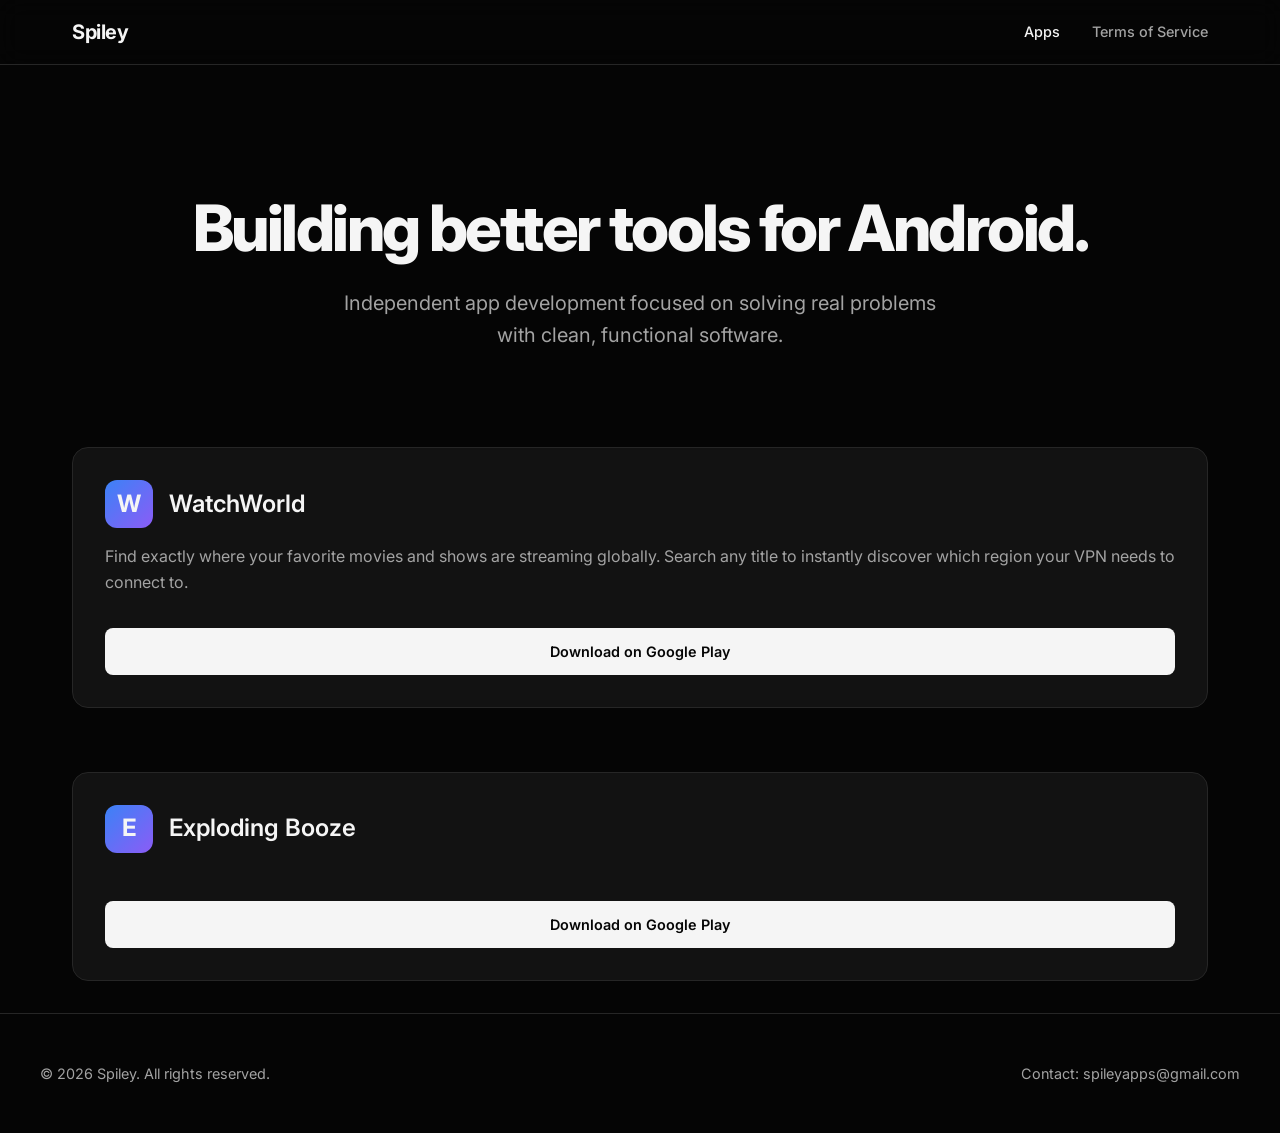
<file: index.html>
<!DOCTYPE html>
<html lang="en">
<head>
    <meta charset="UTF-8">
    <meta name="viewport" content="width=device-width, initial-scale=1.0">
    <title>Spiley | Android Developer</title>
    <link href="https://fonts.googleapis.com/css2?family=Inter:wght@400;500;600;700;800&display=swap" rel="stylesheet">
    <link rel="stylesheet" href="styles.css">
</head>
<body>

    <nav class="navbar">
        <div class="nav-container">
            <a href="index.html" class="brand">Spiley</a>
            <div class="nav-links">
                <a href="index.html" class="active">Apps</a>
                <a href="tos.html">Terms of Service</a>
            </div>
        </div>
    </nav>

    <main>
        <section class="hero">
            <h1>Building better tools for Android.</h1>
            <p>Independent app development focused on solving real problems with clean, functional software.</p>
        </section>

        <section class="app-grid">
            <article class="app-card">
                <div class="app-header">
                    <div class="app-icon">W</div>
                    <h2 class="app-title">WatchWorld</h2>
                </div>
                <p class="app-desc">Find exactly where your favorite movies and shows are streaming globally. Search any title to instantly discover which region your VPN needs to connect to.</p>
                <a href="https://play.google.com/store/apps/details?id=com.WatchWorld" class="btn-primary" target="_blank" rel="noopener noreferrer">Download on Google Play</a>
            </article>
        </section>

        <section class="app-grid">
            <article class="app-card">
                <div class="app-header">
                    <div class="app-icon">E</div>
                    <h2 class="app-title">Exploding Booze</h2>
                </div>
                <p class="app-desc"></p>
                <a href="https://play.google.com/store/apps/details?id=com.ExplodingBooze" class="btn-primary" target="_blank" rel="noopener noreferrer">Download on Google Play</a>
            </article>
        </section>
    </main>

    <footer>
        <div class="footer-content">
            <p>&copy; 2026 Spiley. All rights reserved.</p>
            <p>Contact: <a href="mailto:spileyapps@gmail.com">spileyapps@gmail.com</a></p>
        </div>
    </footer>

</body>
</html>
</file>
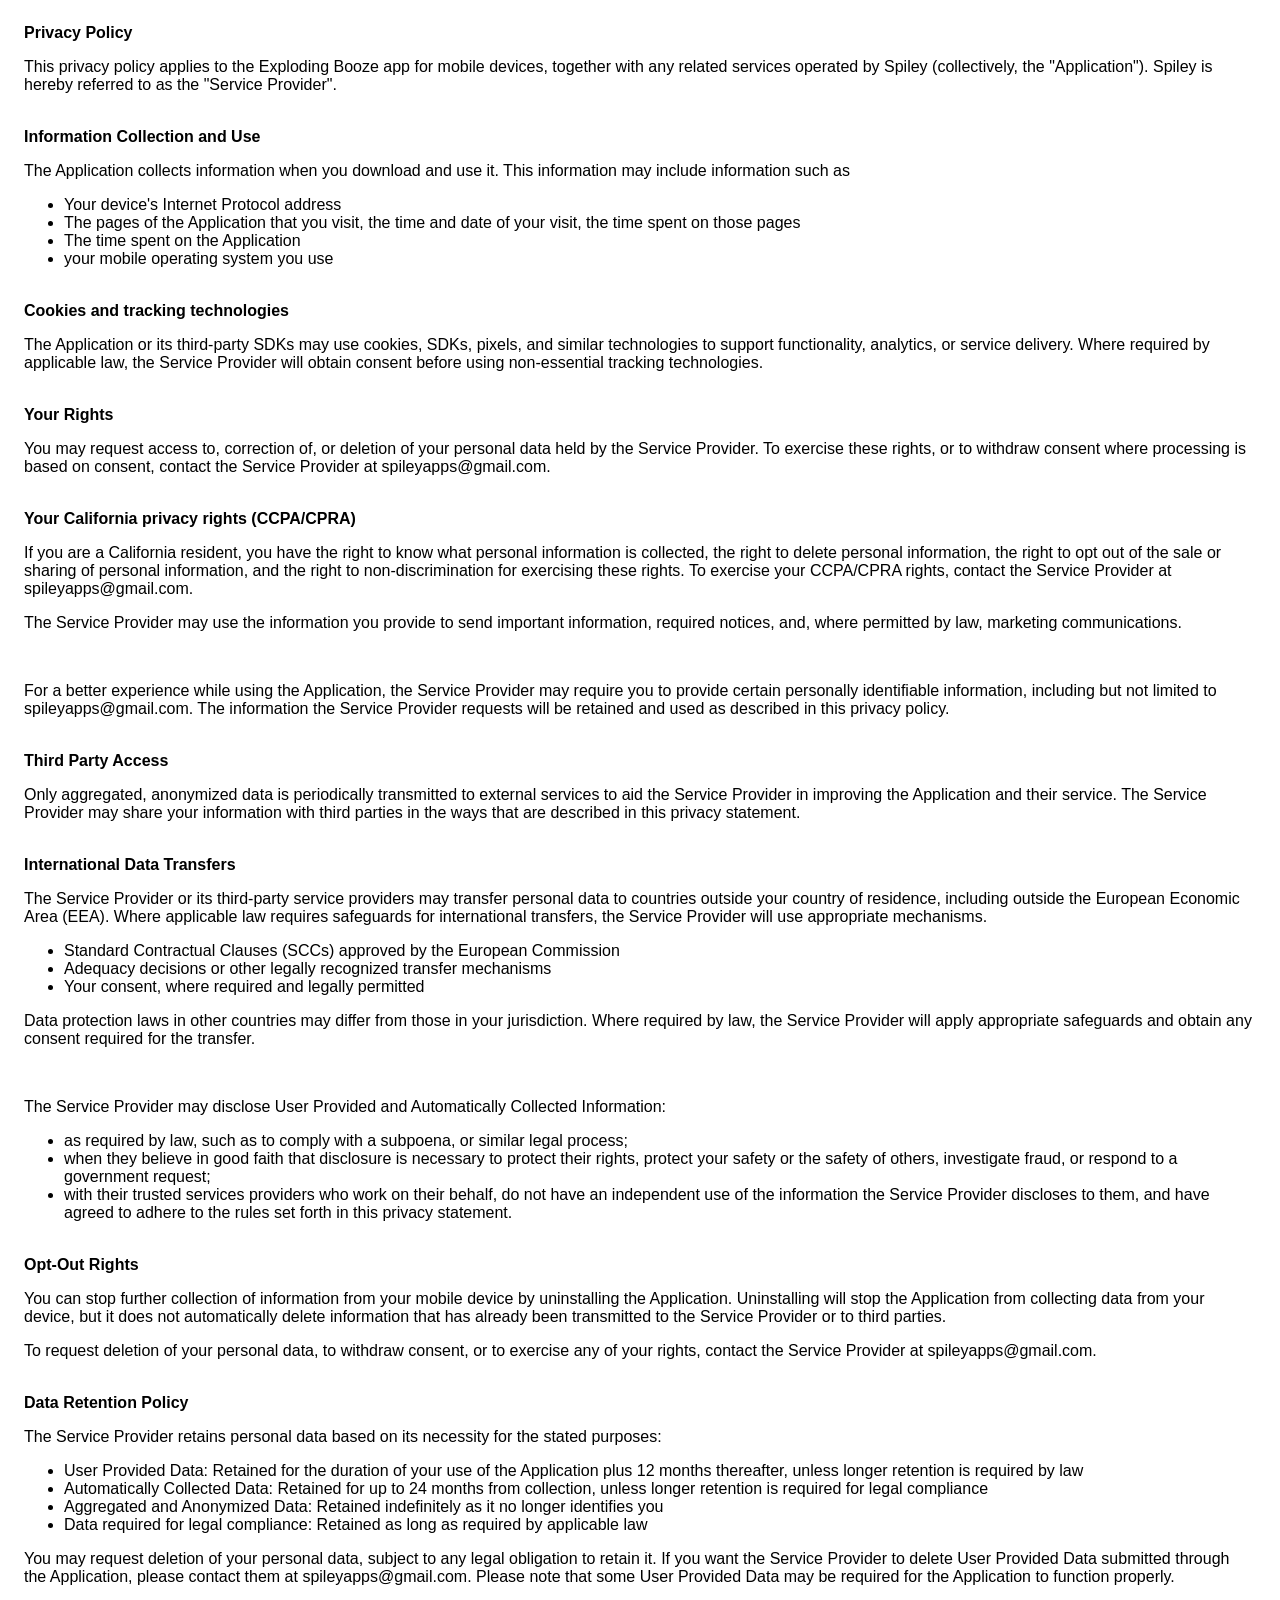
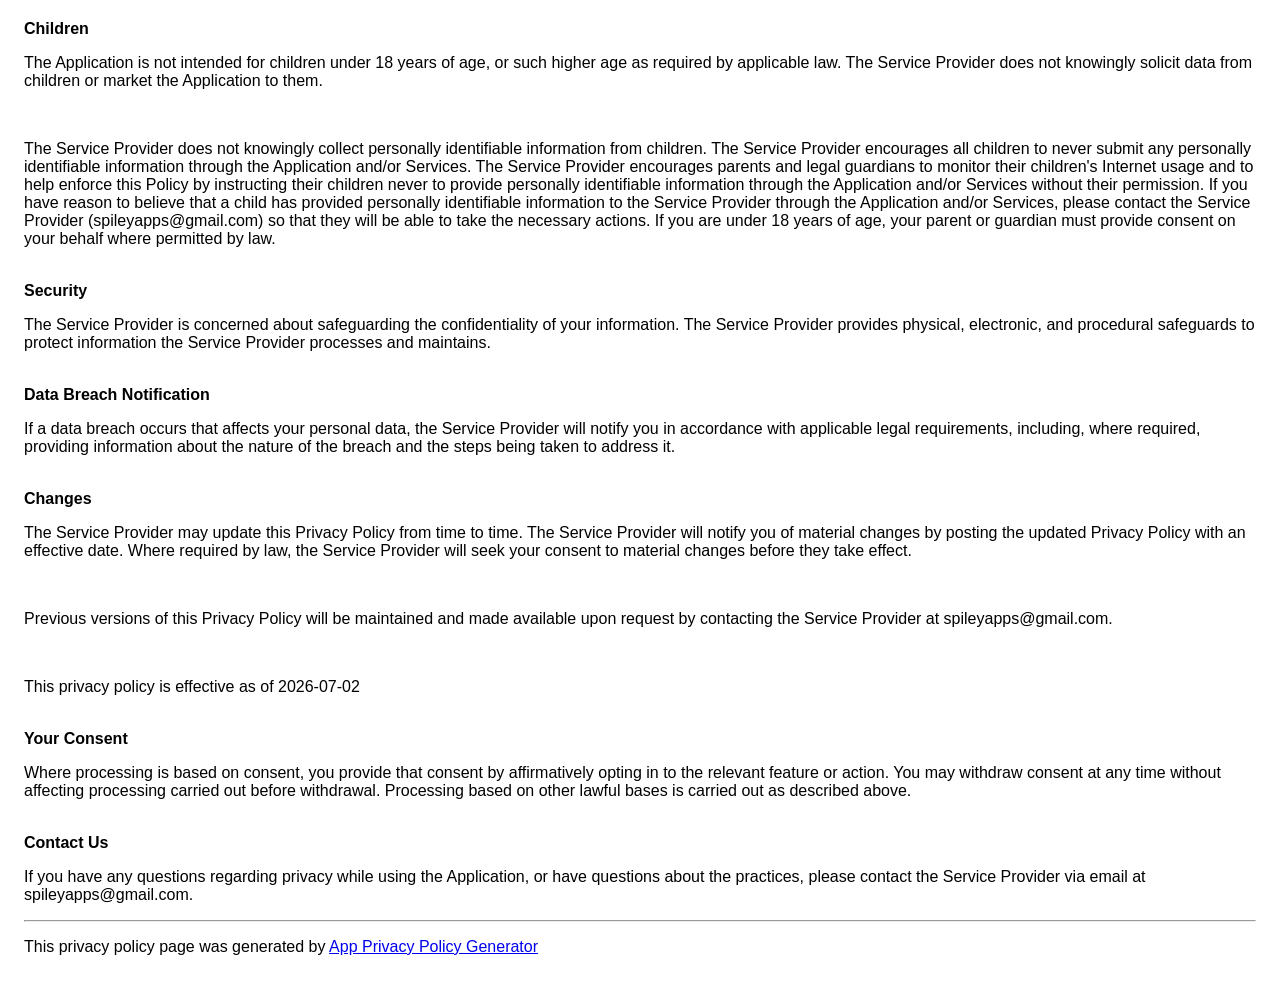
<file: ebprivacy.html>
<!DOCTYPE html>
<html>
<head>
  <meta charset='utf-8'>
  <meta name='viewport' content='width=device-width'>
  <title>Privacy Policy</title>
  <style> body { font-family: 'Helvetica Neue', Helvetica, Arial, sans-serif; padding:1em; } </style>
</head>
<body>
  <strong>Privacy Policy</strong>
  <p>This privacy policy applies to the Exploding Booze app for mobile devices, together with any related services operated by Spiley (collectively, the "Application"). Spiley is hereby referred to as the "Service Provider".</p>
  <br>
  <strong>Information Collection and Use</strong>
  <p>The Application collects information when you download and use it. This information may include information such as </p>
  <ul>
    <li>Your device's Internet Protocol address</li>
    <li>The pages of the Application that you visit, the time and date of your visit, the time spent on those pages</li>
    <li>The time spent on the Application</li>
    <li>your mobile operating system you use</li>
  </ul>
  <br>
  <strong>Cookies and tracking technologies</strong>
  <p>The Application or its third-party SDKs may use cookies, SDKs, pixels, and similar technologies to support functionality, analytics, or service delivery. Where required by applicable law, the Service Provider will obtain consent before using non-essential tracking technologies.</p>
  <br>
  <strong>Your Rights</strong>
  <p>You may request access to, correction of, or deletion of your personal data held by the Service Provider. To exercise these rights, or to withdraw consent where processing is based on consent, contact the Service Provider at spileyapps@gmail.com.</p>
  <br>
  <strong>Your California privacy rights (CCPA/CPRA)</strong>
  <p>If you are a California resident, you have the right to know what personal information is collected, the right to delete personal information, the right to opt out of the sale or sharing of personal information, and the right to non-discrimination for exercising these rights. To exercise your CCPA/CPRA rights, contact the Service Provider at spileyapps@gmail.com.</p>
  <p>The Service Provider may use the information you provide to send important information, required notices, and, where permitted by law, marketing communications.</p>
  <br>
  <p>For a better experience while using the Application, the Service Provider may require you to provide certain personally identifiable information, including but not limited to spileyapps@gmail.com. The information the Service Provider requests will be retained and used as described in this privacy policy.</p>
  <br>
  <strong>Third Party Access</strong>
  <p>Only aggregated, anonymized data is periodically transmitted to external services to aid the Service Provider in improving the Application and their service. The Service Provider may share your information with third parties in the ways that are described in this privacy statement.</p>
  <br>
  <strong>International Data Transfers</strong>
  <p>The Service Provider or its third-party service providers may transfer personal data to countries outside your country of residence, including outside the European Economic Area (EEA). Where applicable law requires safeguards for international transfers, the Service Provider will use appropriate mechanisms.</p>
  <ul>
    <li>Standard Contractual Clauses (SCCs) approved by the European Commission</li>
    <li>Adequacy decisions or other legally recognized transfer mechanisms</li>
    <li>Your consent, where required and legally permitted</li>
  </ul>
  <p>Data protection laws in other countries may differ from those in your jurisdiction. Where required by law, the Service Provider will apply appropriate safeguards and obtain any consent required for the transfer.</p>
  <br>
  <p>The Service Provider may disclose User Provided and Automatically Collected Information:</p>
  <ul>
    <li>as required by law, such as to comply with a subpoena, or similar legal process;</li>
    <li>when they believe in good faith that disclosure is necessary to protect their rights, protect your safety or the safety of others, investigate fraud, or respond to a government request;</li>
    <li>with their trusted services providers who work on their behalf, do not have an independent use of the information the Service Provider discloses to them, and have agreed to adhere to the rules set forth in this privacy statement.</li>
  </ul>
  <br>
  <strong>Opt-Out Rights</strong>
  <div>
    <p>You can stop further collection of information from your mobile device by uninstalling the Application. Uninstalling will stop the Application from collecting data from your device, but it does not automatically delete information that has already been transmitted to the Service Provider or to third parties.</p>
  </div>
  <p>To request deletion of your personal data, to withdraw consent, or to exercise any of your rights, contact the Service Provider at spileyapps@gmail.com.</p>
  <br>
  <strong>Data Retention Policy</strong>
  <p>The Service Provider retains personal data based on its necessity for the stated purposes:</p>
  <ul>
    <li>User Provided Data: Retained for the duration of your use of the Application plus 12 months thereafter, unless longer retention is required by law</li>
    <li>Automatically Collected Data: Retained for up to 24 months from collection, unless longer retention is required for legal compliance</li>
    <li>Aggregated and Anonymized Data: Retained indefinitely as it no longer identifies you</li>
    <li>Data required for legal compliance: Retained as long as required by applicable law</li>
  </ul>
  <p>You may request deletion of your personal data, subject to any legal obligation to retain it. If you want the Service Provider to delete User Provided Data submitted through the Application, please contact them at spileyapps@gmail.com. Please note that some User Provided Data may be required for the Application to function properly.</p>
  <br>
  <strong>Children</strong>
  <p>The Application is not intended for children under 18 years of age, or such higher age as required by applicable law. The Service Provider does not knowingly solicit data from children or market the Application to them.</p>
  <div>
    <br>
    <p>The Service Provider does not knowingly collect personally identifiable information from children. The Service Provider encourages all children to never submit any personally identifiable information through the Application and/or Services. The Service Provider encourages parents and legal guardians to monitor their children's Internet usage and to help enforce this Policy by instructing their children never to provide personally identifiable information through the Application and/or Services without their permission. If you have reason to believe that a child has provided personally identifiable information to the Service Provider through the Application and/or Services, please contact the Service Provider <span>(spileyapps@gmail.com)</span> so that they will be able to take the necessary actions. If you are under 18 years of age, your parent or guardian must provide consent on your behalf where permitted by law.</p>
  </div>
  <br>
  <strong>Security</strong>
  <p>The Service Provider is concerned about safeguarding the confidentiality of your information. The Service Provider provides physical, electronic, and procedural safeguards to protect information the Service Provider processes and maintains.</p>
  <br>
  <strong>Data Breach Notification</strong>
  <p>If a data breach occurs that affects your personal data, the Service Provider will notify you in accordance with applicable legal requirements, including, where required, providing information about the nature of the breach and the steps being taken to address it.</p>
  <br>
  <strong>Changes</strong>
  <p>The Service Provider may update this Privacy Policy from time to time. The Service Provider will notify you of material changes by posting the updated Privacy Policy with an effective date. Where required by law, the Service Provider will seek your consent to material changes before they take effect.</p>
  <br>
  <p>Previous versions of this Privacy Policy will be maintained and made available upon request by contacting the Service Provider at spileyapps@gmail.com.</p>
  <br>
  <p>This privacy policy is effective as of 2026-07-02</p>
  <br>
  <strong>Your Consent</strong>
  <p>Where processing is based on consent, you provide that consent by affirmatively opting in to the relevant feature or action. You may withdraw consent at any time without affecting processing carried out before withdrawal. Processing based on other lawful bases is carried out as described above.</p>
  <br>
  <strong>Contact Us</strong>
  <p>If you have any questions regarding privacy while using the Application, or have questions about the practices, please contact the Service Provider via email at spileyapps@gmail.com.</p>
  <hr>
  <p>This privacy policy page was generated by <a href="https://app-privacy-policy-generator.nisrulz.com/" target="_blank" rel="noopener noreferrer">App Privacy Policy Generator</a></p>
</body>
</html>
</file>
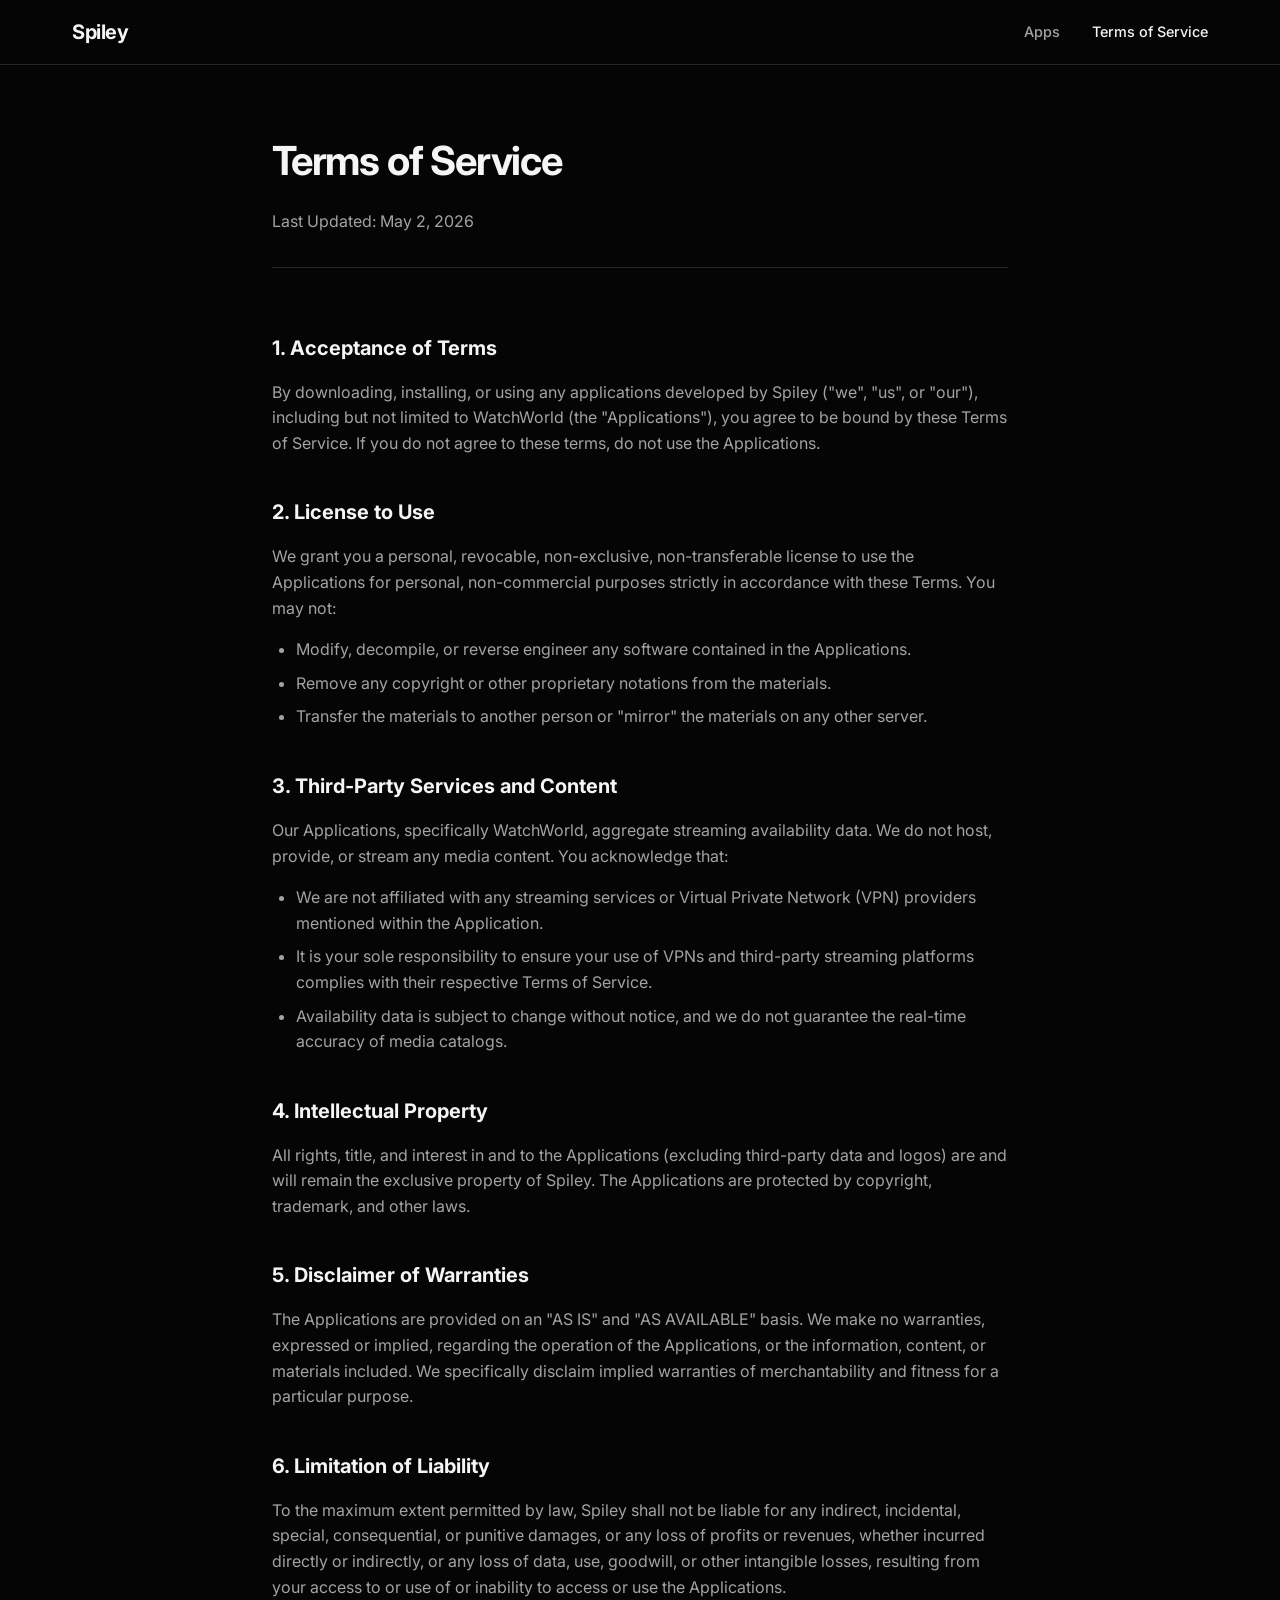
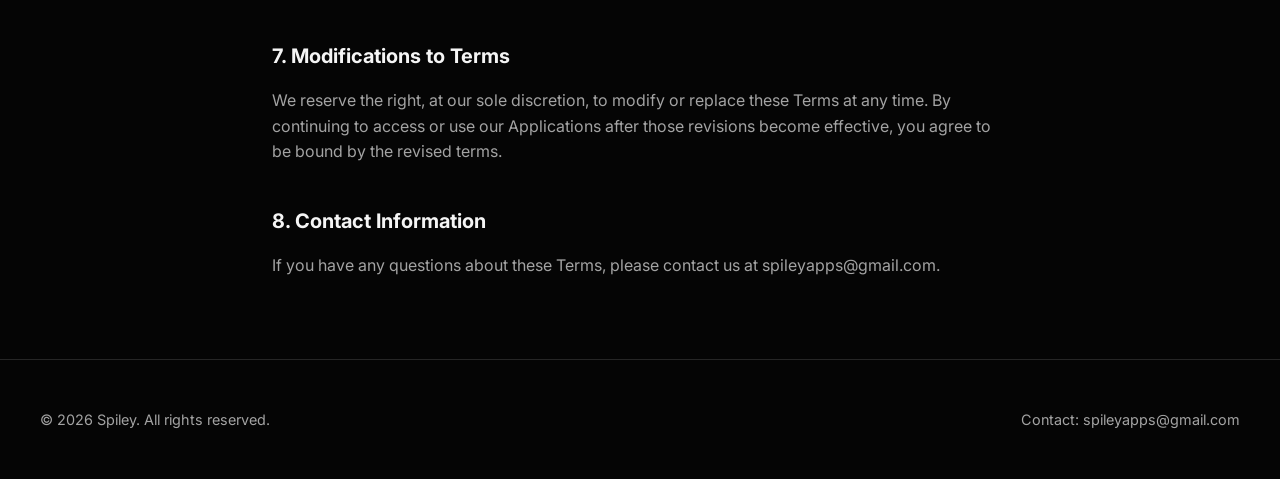
<file: tos.html>
<!DOCTYPE html>
<html lang="en">
<head>
    <meta charset="UTF-8">
    <meta name="viewport" content="width=device-width, initial-scale=1.0">
    <title>Terms of Service | Spiley</title>
    <link href="https://fonts.googleapis.com/css2?family=Inter:wght@400;500;600;700;800&display=swap" rel="stylesheet">
    <link rel="stylesheet" href="styles.css">
</head>
<body>

    <nav class="navbar">
        <div class="nav-container">
            <a href="index.html" class="brand">Spiley</a>
            <div class="nav-links">
                <a href="index.html">Apps</a>
                <a href="tos.html" class="active">Terms of Service</a>
            </div>
        </div>
    </nav>

    <main class="document-container">
        <header class="document-header">
            <h1>Terms of Service</h1>
            <p>Last Updated: May 2, 2026</p>
        </header>

        <div class="document-content">
            <h2>1. Acceptance of Terms</h2>
            <p>By downloading, installing, or using any applications developed by Spiley ("we", "us", or "our"), including but not limited to WatchWorld (the "Applications"), you agree to be bound by these Terms of Service. If you do not agree to these terms, do not use the Applications.</p>

            <h2>2. License to Use</h2>
            <p>We grant you a personal, revocable, non-exclusive, non-transferable license to use the Applications for personal, non-commercial purposes strictly in accordance with these Terms. You may not:</p>
            <ul>
                <li>Modify, decompile, or reverse engineer any software contained in the Applications.</li>
                <li>Remove any copyright or other proprietary notations from the materials.</li>
                <li>Transfer the materials to another person or "mirror" the materials on any other server.</li>
            </ul>

            <h2>3. Third-Party Services and Content</h2>
            <p>Our Applications, specifically WatchWorld, aggregate streaming availability data. We do not host, provide, or stream any media content. You acknowledge that:</p>
            <ul>
                <li>We are not affiliated with any streaming services or Virtual Private Network (VPN) providers mentioned within the Application.</li>
                <li>It is your sole responsibility to ensure your use of VPNs and third-party streaming platforms complies with their respective Terms of Service.</li>
                <li>Availability data is subject to change without notice, and we do not guarantee the real-time accuracy of media catalogs.</li>
            </ul>

            <h2>4. Intellectual Property</h2>
            <p>All rights, title, and interest in and to the Applications (excluding third-party data and logos) are and will remain the exclusive property of Spiley. The Applications are protected by copyright, trademark, and other laws.</p>

            <h2>5. Disclaimer of Warranties</h2>
            <p>The Applications are provided on an "AS IS" and "AS AVAILABLE" basis. We make no warranties, expressed or implied, regarding the operation of the Applications, or the information, content, or materials included. We specifically disclaim implied warranties of merchantability and fitness for a particular purpose.</p>

            <h2>6. Limitation of Liability</h2>
            <p>To the maximum extent permitted by law, Spiley shall not be liable for any indirect, incidental, special, consequential, or punitive damages, or any loss of profits or revenues, whether incurred directly or indirectly, or any loss of data, use, goodwill, or other intangible losses, resulting from your access to or use of or inability to access or use the Applications.</p>

            <h2>7. Modifications to Terms</h2>
            <p>We reserve the right, at our sole discretion, to modify or replace these Terms at any time. By continuing to access or use our Applications after those revisions become effective, you agree to be bound by the revised terms.</p>

            <h2>8. Contact Information</h2>
            <p>If you have any questions about these Terms, please contact us at spileyapps@gmail.com.</p>
        </div>
    </main>

    <footer>
        <div class="footer-content">
            <p>&copy; 2026 Spiley. All rights reserved.</p>
            <p>Contact: <a href="mailto:spileyapps@gmail.com">spileyapps@gmail.com</a></p>
        </div>
    </footer>

</body>
</html>
</file>
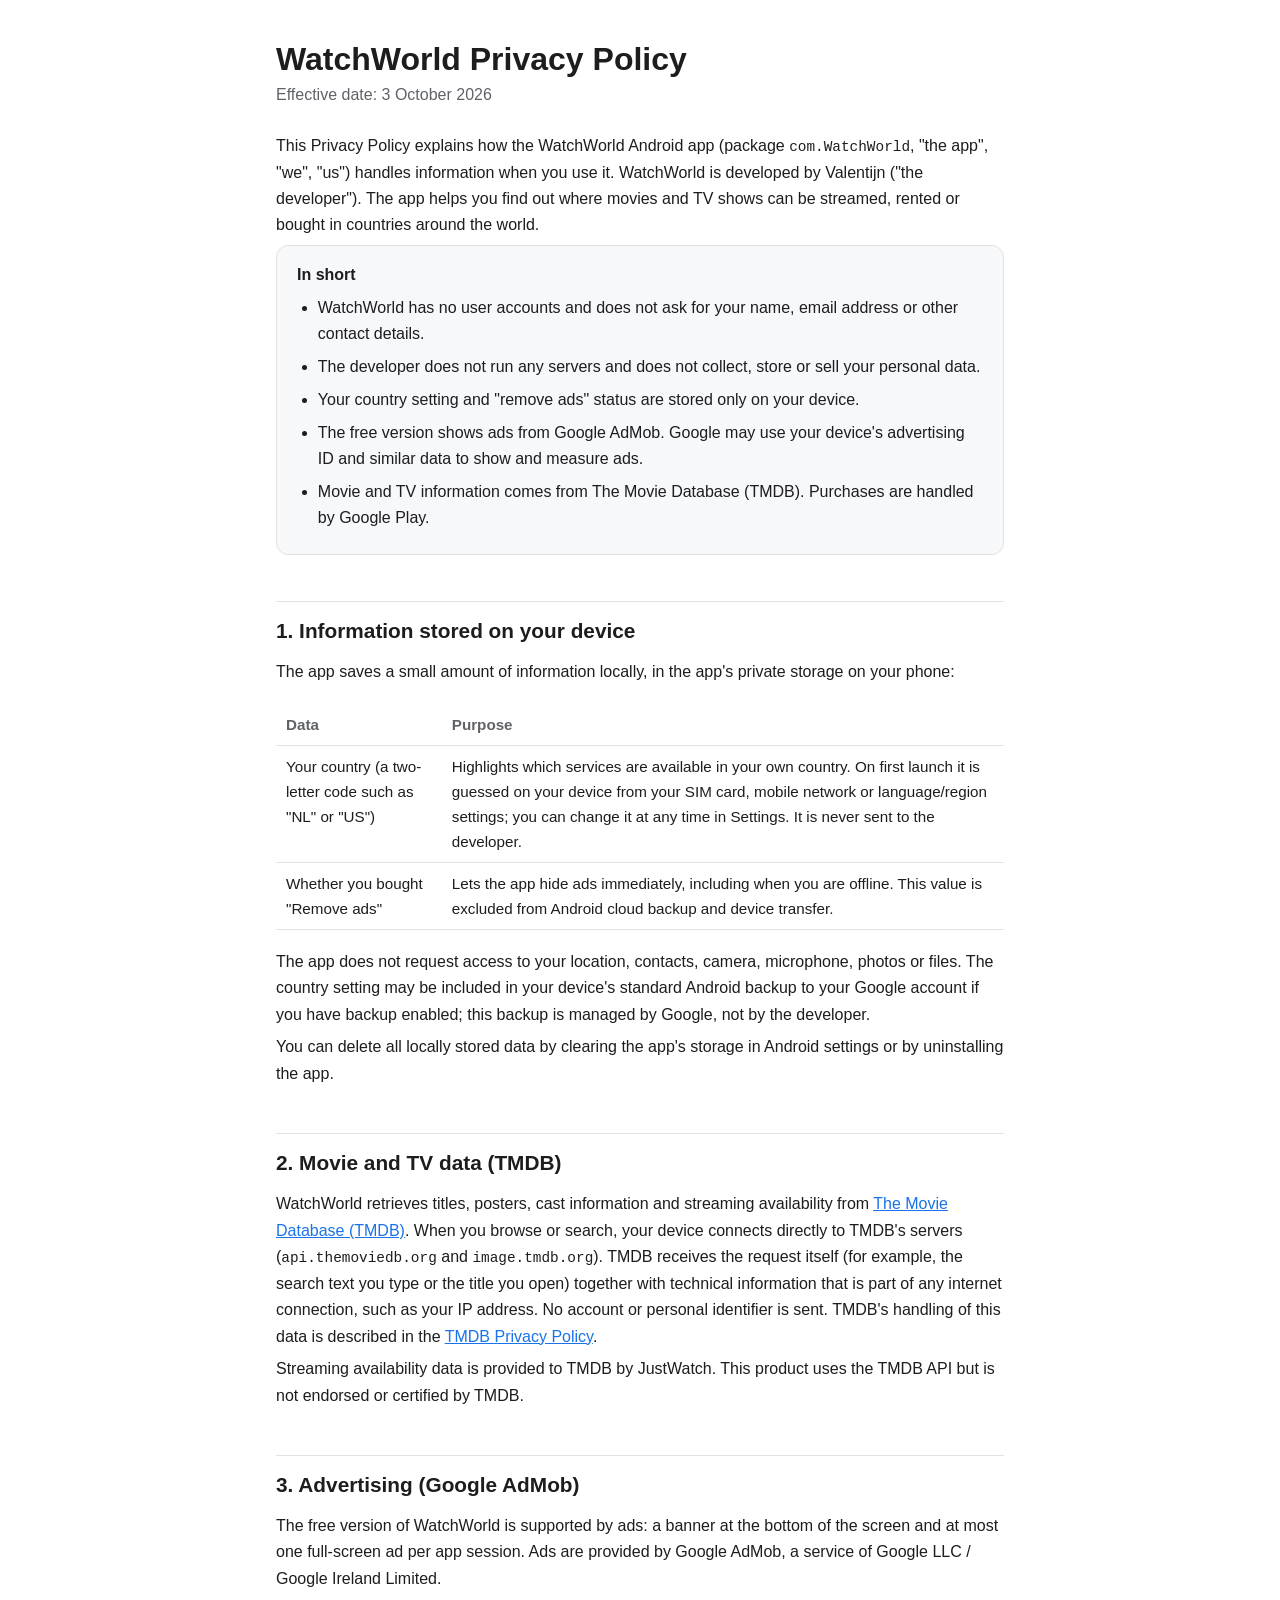
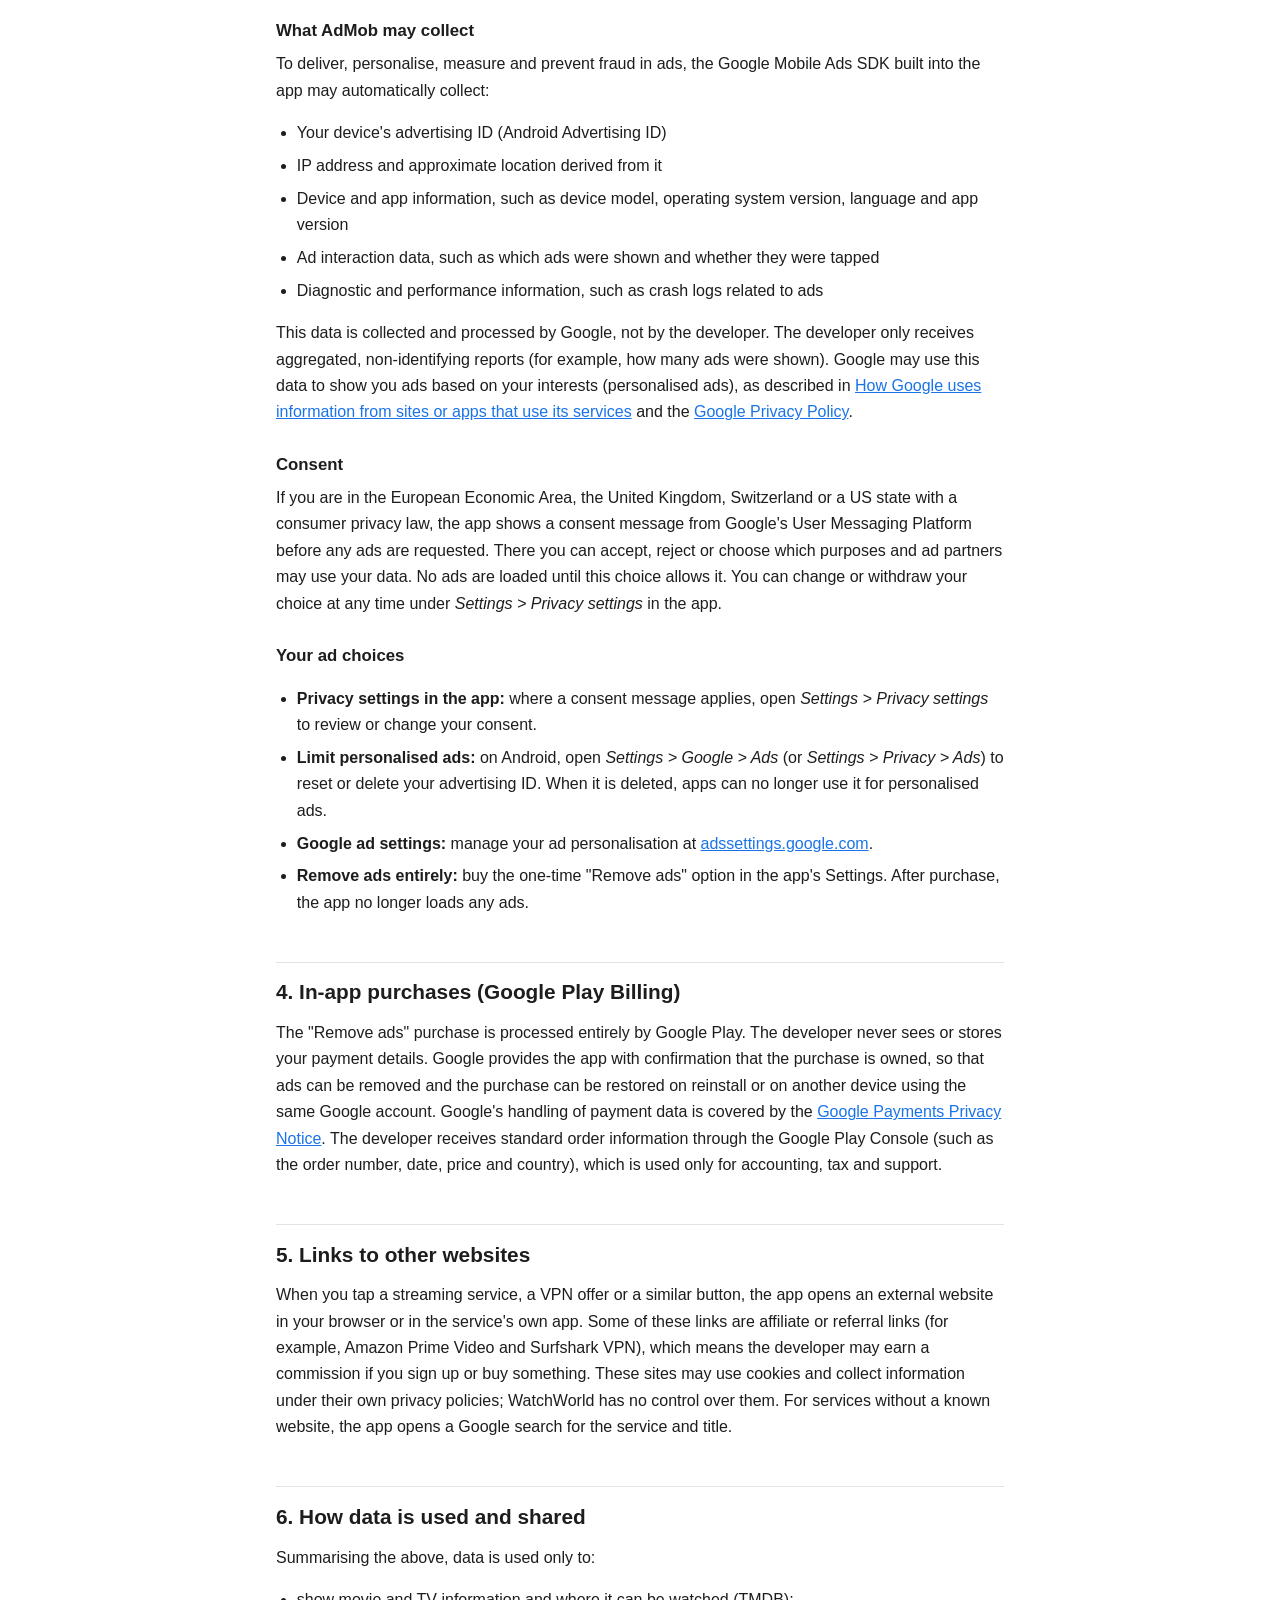
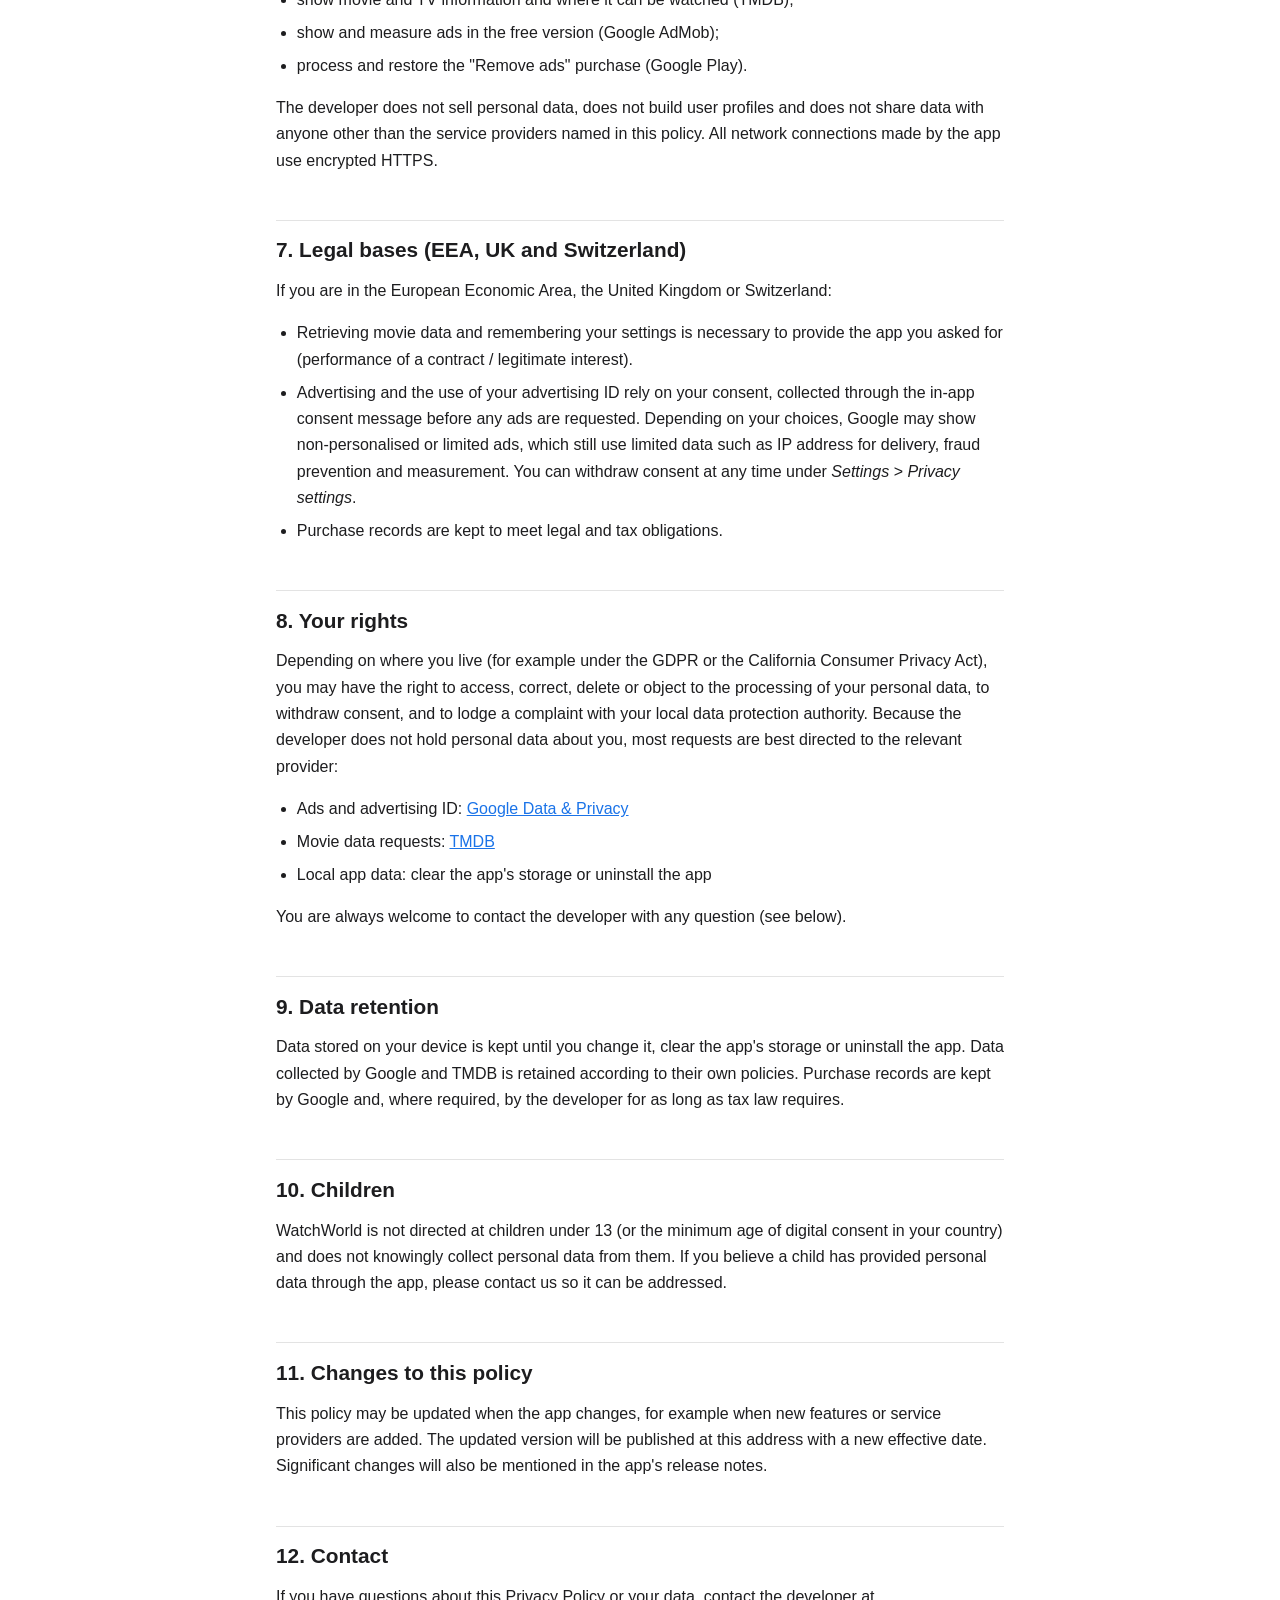
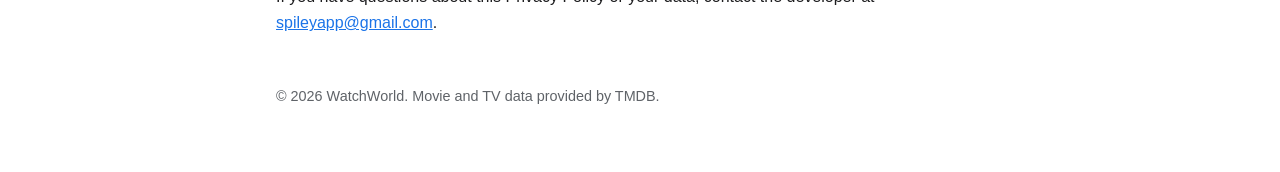
<file: Watchworld-Android/privacy-policy.html>
<!doctype html>
<html lang="en">
<head>
<meta charset="utf-8">
<meta name="viewport" content="width=device-width, initial-scale=1">
<title>WatchWorld Privacy Policy</title>
<meta name="description" content="Privacy policy for the WatchWorld Android app: what data is used, how ads work, and your choices.">
<style>
  :root {
    --bg: #ffffff;
    --text: #1d1d1f;
    --muted: #5f6368;
    --accent: #1a73e8;
    --border: #e3e3e3;
    --card: #f7f8fa;
  }
  @media (prefers-color-scheme: dark) {
    :root {
      --bg: #121214;
      --text: #ececf1;
      --muted: #a0a3a8;
      --accent: #8ab4f8;
      --border: #2c2c30;
      --card: #1c1c20;
    }
  }
  * { box-sizing: border-box; }
  body {
    margin: 0;
    background: var(--bg);
    color: var(--text);
    font: 16px/1.65 -apple-system, BlinkMacSystemFont, "Segoe UI", Roboto, Helvetica, Arial, sans-serif;
  }
  main { max-width: 760px; margin: 0 auto; padding: 40px 16px 64px; }
  h1 { font-size: 2rem; line-height: 1.2; margin: 0 0 4px; }
  h2 { font-size: 1.3rem; margin: 2.2em 0 0.5em; padding-top: 0.6em; border-top: 1px solid var(--border); }
  h3 { font-size: 1.05rem; margin: 1.5em 0 0.3em; }
  p, li { margin: 0.4em 0; }
  ul { padding-left: 1.3em; }
  a { color: var(--accent); }
  .meta { color: var(--muted); margin: 0 0 24px; }
  .summary { background: var(--card); border: 1px solid var(--border); border-radius: 12px; padding: 16px 20px; }
  .summary ul { margin: 0.3em 0 0; }
  table { width: 100%; border-collapse: collapse; margin: 0.8em 0; font-size: 0.95rem; }
  th, td { text-align: left; vertical-align: top; padding: 8px 10px; border-bottom: 1px solid var(--border); }
  th { color: var(--muted); font-weight: 600; }
  .table-wrap { overflow-x: auto; }
  code { font-family: ui-monospace, Consolas, monospace; font-size: 0.9em; }
  footer { margin-top: 48px; color: var(--muted); font-size: 0.9rem; }
</style>
</head>
<body>
<main>

<h1>WatchWorld Privacy Policy</h1>
<p class="meta">Effective date: 3 October 2026</p>

<p>
  This Privacy Policy explains how the WatchWorld Android app (package <code>com.WatchWorld</code>,
  "the app", "we", "us") handles information when you use it. WatchWorld is developed by Valentijn
  ("the developer"). The app helps you find out where movies and TV shows can be streamed, rented or
  bought in countries around the world.
</p>

<div class="summary">
  <strong>In short</strong>
  <ul>
    <li>WatchWorld has no user accounts and does not ask for your name, email address or other contact details.</li>
    <li>The developer does not run any servers and does not collect, store or sell your personal data.</li>
    <li>Your country setting and "remove ads" status are stored only on your device.</li>
    <li>The free version shows ads from Google AdMob. Google may use your device's advertising ID and similar data to show and measure ads.</li>
    <li>Movie and TV information comes from The Movie Database (TMDB). Purchases are handled by Google Play.</li>
  </ul>
</div>

<h2>1. Information stored on your device</h2>
<p>The app saves a small amount of information locally, in the app's private storage on your phone:</p>
<div class="table-wrap">
<table>
  <tr><th>Data</th><th>Purpose</th></tr>
  <tr>
    <td>Your country (a two-letter code such as "NL" or "US")</td>
    <td>Highlights which services are available in your own country. On first launch it is guessed on your device from your SIM card, mobile network or language/region settings; you can change it at any time in Settings. It is never sent to the developer.</td>
  </tr>
  <tr>
    <td>Whether you bought "Remove ads"</td>
    <td>Lets the app hide ads immediately, including when you are offline. This value is excluded from Android cloud backup and device transfer.</td>
  </tr>
</table>
</div>
<p>
  The app does not request access to your location, contacts, camera, microphone, photos or files.
  The country setting may be included in your device's standard Android backup to your Google account
  if you have backup enabled; this backup is managed by Google, not by the developer.
</p>
<p>You can delete all locally stored data by clearing the app's storage in Android settings or by uninstalling the app.</p>

<h2>2. Movie and TV data (TMDB)</h2>
<p>
  WatchWorld retrieves titles, posters, cast information and streaming availability from
  <a href="https://www.themoviedb.org/" target="_blank" rel="noopener">The Movie Database (TMDB)</a>.
  When you browse or search, your device connects directly to TMDB's servers
  (<code>api.themoviedb.org</code> and <code>image.tmdb.org</code>). TMDB receives the request itself
  (for example, the search text you type or the title you open) together with technical information
  that is part of any internet connection, such as your IP address. No account or personal identifier
  is sent. TMDB's handling of this data is described in the
  <a href="https://www.themoviedb.org/privacy-policy" target="_blank" rel="noopener">TMDB Privacy Policy</a>.
</p>
<p>Streaming availability data is provided to TMDB by JustWatch. This product uses the TMDB API but is not endorsed or certified by TMDB.</p>

<h2>3. Advertising (Google AdMob)</h2>
<p>
  The free version of WatchWorld is supported by ads: a banner at the bottom of the screen and at most
  one full-screen ad per app session. Ads are provided by Google AdMob, a service of Google LLC /
  Google Ireland Limited.
</p>

<h3>What AdMob may collect</h3>
<p>To deliver, personalise, measure and prevent fraud in ads, the Google Mobile Ads SDK built into the app may automatically collect:</p>
<ul>
  <li>Your device's advertising ID (Android Advertising ID)</li>
  <li>IP address and approximate location derived from it</li>
  <li>Device and app information, such as device model, operating system version, language and app version</li>
  <li>Ad interaction data, such as which ads were shown and whether they were tapped</li>
  <li>Diagnostic and performance information, such as crash logs related to ads</li>
</ul>
<p>
  This data is collected and processed by Google, not by the developer. The developer only receives
  aggregated, non-identifying reports (for example, how many ads were shown). Google may use this data
  to show you ads based on your interests (personalised ads), as described in
  <a href="https://policies.google.com/technologies/partner-sites" target="_blank" rel="noopener">How Google uses information from sites or apps that use its services</a>
  and the <a href="https://policies.google.com/privacy" target="_blank" rel="noopener">Google Privacy Policy</a>.
</p>

<h3>Consent</h3>
<p>
  If you are in the European Economic Area, the United Kingdom, Switzerland or a US state with a
  consumer privacy law, the app shows a consent message from Google's User Messaging Platform before
  any ads are requested. There you can accept, reject or choose which purposes and ad partners may use
  your data. No ads are loaded until this choice allows it. You can change or withdraw your choice at
  any time under <em>Settings &gt; Privacy settings</em> in the app.
</p>

<h3>Your ad choices</h3>
<ul>
  <li><strong>Privacy settings in the app:</strong> where a consent message applies, open <em>Settings &gt; Privacy settings</em> to review or change your consent.</li>
  <li><strong>Limit personalised ads:</strong> on Android, open <em>Settings &gt; Google &gt; Ads</em> (or <em>Settings &gt; Privacy &gt; Ads</em>) to reset or delete your advertising ID. When it is deleted, apps can no longer use it for personalised ads.</li>
  <li><strong>Google ad settings:</strong> manage your ad personalisation at <a href="https://adssettings.google.com/" target="_blank" rel="noopener">adssettings.google.com</a>.</li>
  <li><strong>Remove ads entirely:</strong> buy the one-time "Remove ads" option in the app's Settings. After purchase, the app no longer loads any ads.</li>
</ul>

<h2>4. In-app purchases (Google Play Billing)</h2>
<p>
  The "Remove ads" purchase is processed entirely by Google Play. The developer never sees or stores
  your payment details. Google provides the app with confirmation that the purchase is owned, so that
  ads can be removed and the purchase can be restored on reinstall or on another device using the same
  Google account. Google's handling of payment data is covered by the
  <a href="https://payments.google.com/payments/apis-secure/u/0/get_legal_document?ldo=0&amp;ldt=privacynotice" target="_blank" rel="noopener">Google Payments Privacy Notice</a>.
  The developer receives standard order information through the Google Play Console (such as the order
  number, date, price and country), which is used only for accounting, tax and support.
</p>

<h2>5. Links to other websites</h2>
<p>
  When you tap a streaming service, a VPN offer or a similar button, the app opens an external website
  in your browser or in the service's own app. Some of these links are affiliate or referral links
  (for example, Amazon Prime Video and Surfshark VPN), which means the developer may earn a commission
  if you sign up or buy something. These sites may use cookies and collect information under their own
  privacy policies; WatchWorld has no control over them. For services without a known website, the app
  opens a Google search for the service and title.
</p>

<h2>6. How data is used and shared</h2>
<p>Summarising the above, data is used only to:</p>
<ul>
  <li>show movie and TV information and where it can be watched (TMDB);</li>
  <li>show and measure ads in the free version (Google AdMob);</li>
  <li>process and restore the "Remove ads" purchase (Google Play).</li>
</ul>
<p>
  The developer does not sell personal data, does not build user profiles and does not share data with
  anyone other than the service providers named in this policy. All network connections made by the
  app use encrypted HTTPS.
</p>

<h2>7. Legal bases (EEA, UK and Switzerland)</h2>
<p>If you are in the European Economic Area, the United Kingdom or Switzerland:</p>
<ul>
  <li>Retrieving movie data and remembering your settings is necessary to provide the app you asked for (performance of a contract / legitimate interest).</li>
  <li>Advertising and the use of your advertising ID rely on your consent, collected through the in-app consent message before any ads are requested. Depending on your choices, Google may show non-personalised or limited ads, which still use limited data such as IP address for delivery, fraud prevention and measurement. You can withdraw consent at any time under <em>Settings &gt; Privacy settings</em>.</li>
  <li>Purchase records are kept to meet legal and tax obligations.</li>
</ul>

<h2>8. Your rights</h2>
<p>
  Depending on where you live (for example under the GDPR or the California Consumer Privacy Act), you
  may have the right to access, correct, delete or object to the processing of your personal data, to
  withdraw consent, and to lodge a complaint with your local data protection authority. Because the
  developer does not hold personal data about you, most requests are best directed to the relevant
  provider:
</p>
<ul>
  <li>Ads and advertising ID: <a href="https://myaccount.google.com/data-and-privacy" target="_blank" rel="noopener">Google Data &amp; Privacy</a></li>
  <li>Movie data requests: <a href="https://www.themoviedb.org/privacy-policy" target="_blank" rel="noopener">TMDB</a></li>
  <li>Local app data: clear the app's storage or uninstall the app</li>
</ul>
<p>You are always welcome to contact the developer with any question (see below).</p>

<h2>9. Data retention</h2>
<p>
  Data stored on your device is kept until you change it, clear the app's storage or uninstall the app.
  Data collected by Google and TMDB is retained according to their own policies. Purchase records are
  kept by Google and, where required, by the developer for as long as tax law requires.
</p>

<h2>10. Children</h2>
<p>
  WatchWorld is not directed at children under 13 (or the minimum age of digital consent in your
  country) and does not knowingly collect personal data from them. If you believe a child has provided
  personal data through the app, please contact us so it can be addressed.
</p>

<h2>11. Changes to this policy</h2>
<p>
  This policy may be updated when the app changes, for example when new features or service providers
  are added. The updated version will be published at this address with a new effective date.
  Significant changes will also be mentioned in the app's release notes.
</p>

<h2>12. Contact</h2>
<p>
  If you have questions about this Privacy Policy or your data, contact the developer at
  <a href="mailto:spileyapp@gmail.com">spileyapp@gmail.com</a>.
</p>

<footer>
  &copy; 2026 WatchWorld. Movie and TV data provided by TMDB.
</footer>

</main>
</body>
</html>
</file>
<file: styles.css>
:root {
    --bg-base: #050505;
    --bg-surface: #121212;
    --bg-surface-hover: #1a1a1a;
    --text-primary: #f5f5f5;
    --text-secondary: #a3a3a3;
    --accent: #3b82f6;
    --accent-hover: #2563eb;
    --border: #262626;
    --font-sans: 'Inter', system-ui, -apple-system, sans-serif;
}

* {
    margin: 0;
    padding: 0;
    box-sizing: border-box;
}

body {
    background-color: var(--bg-base);
    color: var(--text-primary);
    font-family: var(--font-sans);
    line-height: 1.6;
    -webkit-font-smoothing: antialiased;
    min-height: 100vh;
    display: flex;
    flex-direction: column;
}

a {
    text-decoration: none;
    color: inherit;
    transition: color 0.2s ease;
}

.navbar {
    border-bottom: 1px solid var(--border);
    background-color: rgba(5, 5, 5, 0.8);
    backdrop-filter: blur(12px);
    position: sticky;
    top: 0;
    z-index: 100;
}

.nav-container {
    max-width: 1200px;
    margin: 0 auto;
    padding: 1rem 2rem;
    display: flex;
    justify-content: space-between;
    align-items: center;
}

.brand {
    font-weight: 700;
    font-size: 1.25rem;
    letter-spacing: -0.02em;
}

.nav-links {
    display: flex;
    gap: 2rem;
}

.nav-links a {
    color: var(--text-secondary);
    font-size: 0.9rem;
    font-weight: 500;
}

.nav-links a:hover,
.nav-links a.active {
    color: var(--text-primary);
}

main {
    flex: 1;
}

.hero {
    max-width: 1200px;
    margin: 0 auto;
    padding: 8rem 2rem 4rem;
    text-align: center;
}

.hero h1 {
    font-size: clamp(2.5rem, 5vw, 4.5rem);
    line-height: 1.1;
    font-weight: 800;
    letter-spacing: -0.04em;
    margin-bottom: 1.5rem;
}

.hero p {
    color: var(--text-secondary);
    font-size: 1.25rem;
    max-width: 600px;
    margin: 0 auto;
}

.app-grid {
    max-width: 1200px;
    margin: 0 auto;
    padding: 2rem;
    display: grid;
    grid-template-columns: repeat(auto-fit, minmax(350px, 1fr));
    gap: 2rem;
}

.app-card {
    background-color: var(--bg-surface);
    border: 1px solid var(--border);
    border-radius: 16px;
    padding: 2rem;
    transition: transform 0.2s ease, background-color 0.2s ease;
    display: flex;
    flex-direction: column;
}

.app-card:hover {
    transform: translateY(-4px);
    background-color: var(--bg-surface-hover);
}

.app-header {
    display: flex;
    align-items: center;
    gap: 1rem;
    margin-bottom: 1rem;
}

.app-icon {
    width: 48px;
    height: 48px;
    background: linear-gradient(135deg, #3b82f6, #8b5cf6);
    border-radius: 12px;
    display: flex;
    align-items: center;
    justify-content: center;
    font-weight: bold;
    font-size: 1.5rem;
}

.app-title {
    font-size: 1.5rem;
    font-weight: 600;
}

.app-desc {
    color: var(--text-secondary);
    margin-bottom: 2rem;
    flex: 1;
}

.btn-primary {
    background-color: var(--text-primary);
    color: var(--bg-base);
    padding: 0.75rem 1.5rem;
    border-radius: 8px;
    font-weight: 600;
    font-size: 0.9rem;
    text-align: center;
    display: inline-block;
}

.btn-primary:hover {
    background-color: #d4d4d4;
}

.document-container {
    max-width: 800px;
    margin: 0 auto;
    padding: 4rem 2rem;
}

.document-header {
    margin-bottom: 4rem;
    padding-bottom: 2rem;
    border-bottom: 1px solid var(--border);
}

.document-header h1 {
    font-size: 2.5rem;
    margin-bottom: 1rem;
    letter-spacing: -0.03em;
}

.document-header p {
    color: var(--text-secondary);
}

.document-content h2 {
    font-size: 1.25rem;
    margin: 2.5rem 0 1rem;
    color: var(--text-primary);
}

.document-content p, 
.document-content ul {
    color: var(--text-secondary);
    margin-bottom: 1rem;
}

.document-content ul {
    padding-left: 1.5rem;
}

.document-content li {
    margin-bottom: 0.5rem;
}

footer {
    border-top: 1px solid var(--border);
    padding: 3rem 2rem;
    margin-top: auto;
}

.footer-content {
    max-width: 1200px;
    margin: 0 auto;
    display: flex;
    justify-content: space-between;
    align-items: center;
    color: var(--text-secondary);
    font-size: 0.9rem;
}

@media (max-width: 768px) {
    .nav-container {
        flex-direction: column;
        gap: 1rem;
    }
    
    .hero {
        padding: 4rem 2rem 2rem;
    }
    
    .footer-content {
        flex-direction: column;
        gap: 1rem;
        text-align: center;
    }
}
</file>
